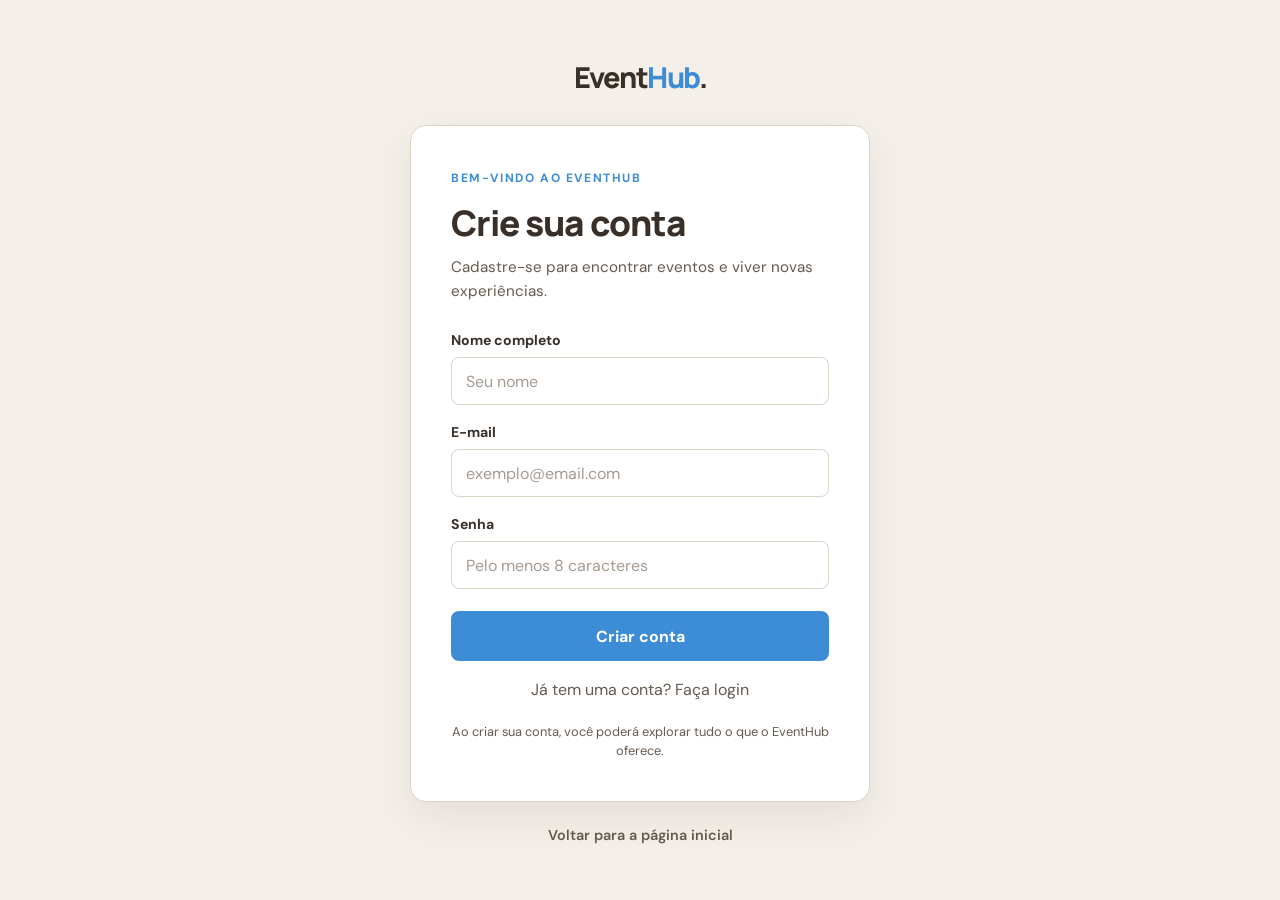
<file: Projeto_(EventHub)/cadastro/cadastrado.html>
<!DOCTYPE html>
<html lang="pt-BR">
    <head>
        <meta charset="UTF-8">
        <meta name="viewport" content="width=device-width, initial-scale=1.0">
        <meta name="description" content="Crie sua conta no EventHub e descubra novas experiências.">

        <title>EventHub | Criar conta</title>

        <link rel="preconnect" href="https://fonts.googleapis.com">
        <link rel="preconnect" href="https://fonts.gstatic.com" crossorigin>
        <link href="https://fonts.googleapis.com/css2?family=DM+Sans:wght@400;500;600;700&family=Manrope:wght@400;500;600;700;800&display=swap" rel="stylesheet">
        <link rel="stylesheet" href="cadastro.css">
    </head>

    <body>
        <main class="registration-page">
            <a href="../index.html" class="logo" aria-label="EventHub, página inicial">
                Event<span>Hub</span>.
            </a>

            <section class="registration-card" aria-labelledby="registration-title">
                <span class="registration-label">BEM-VINDO AO EVENTHUB</span>
                <h1 id="registration-title">Crie sua conta</h1>
                <p class="registration-description">
                    Cadastre-se para encontrar eventos e viver novas experiências.
                </p>

                <form class="registration-form">
                    <div class="form-field">
                        <label for="name">Nome completo</label>
                        <input
                            type="text"
                            id="name"
                            name="name"
                            placeholder="Seu nome"
                            autocomplete="name"
                            required
                        >
                    </div>

                    <div class="form-field">
                        <label for="email">E-mail</label>
                        <input
                            type="email"
                            id="email"
                            name="email"
                            placeholder="exemplo@email.com"
                            autocomplete="email"
                            required
                        >
                    </div>

                    <div class="form-field">
                        <label for="password">Senha</label>
                        <input
                            type="password"
                            id="password"
                            name="password"
                            placeholder="Pelo menos 8 caracteres"
                            autocomplete="new-password"
                            minlength="8"
                            required
                        >
                    </div>

                    <button type="button" class="registration-submit">Criar conta</button>
                    <p class="login-footer">
                        Já tem uma conta? <a href="../login/login.html">Faça login</a>
                    </p>
                </form>

                <p class="registration-footer">
                    Ao criar sua conta, você poderá explorar tudo o que o EventHub oferece.
                </p>
            </section>

            <a href="../index.html" class="back-link">Voltar para a página inicial</a>
        </main>
        <script>
            //Script básico para ter certeza que o user será direcionado para página home.
            const registrationForm = document.querySelector(".registration-form");
            const continueToMainPage = () => {
                if (!registrationForm.reportValidity()) {
                    return;
                }

                window.location.href = new URL("../home/home.html", window.location.href).href;
            };

            document.querySelector(".registration-submit").addEventListener("click", continueToMainPage);
            registrationForm.addEventListener("submit", (event) => {
                event.preventDefault();
                continueToMainPage();
            });
        </script>
    </body>
</html>
</file>
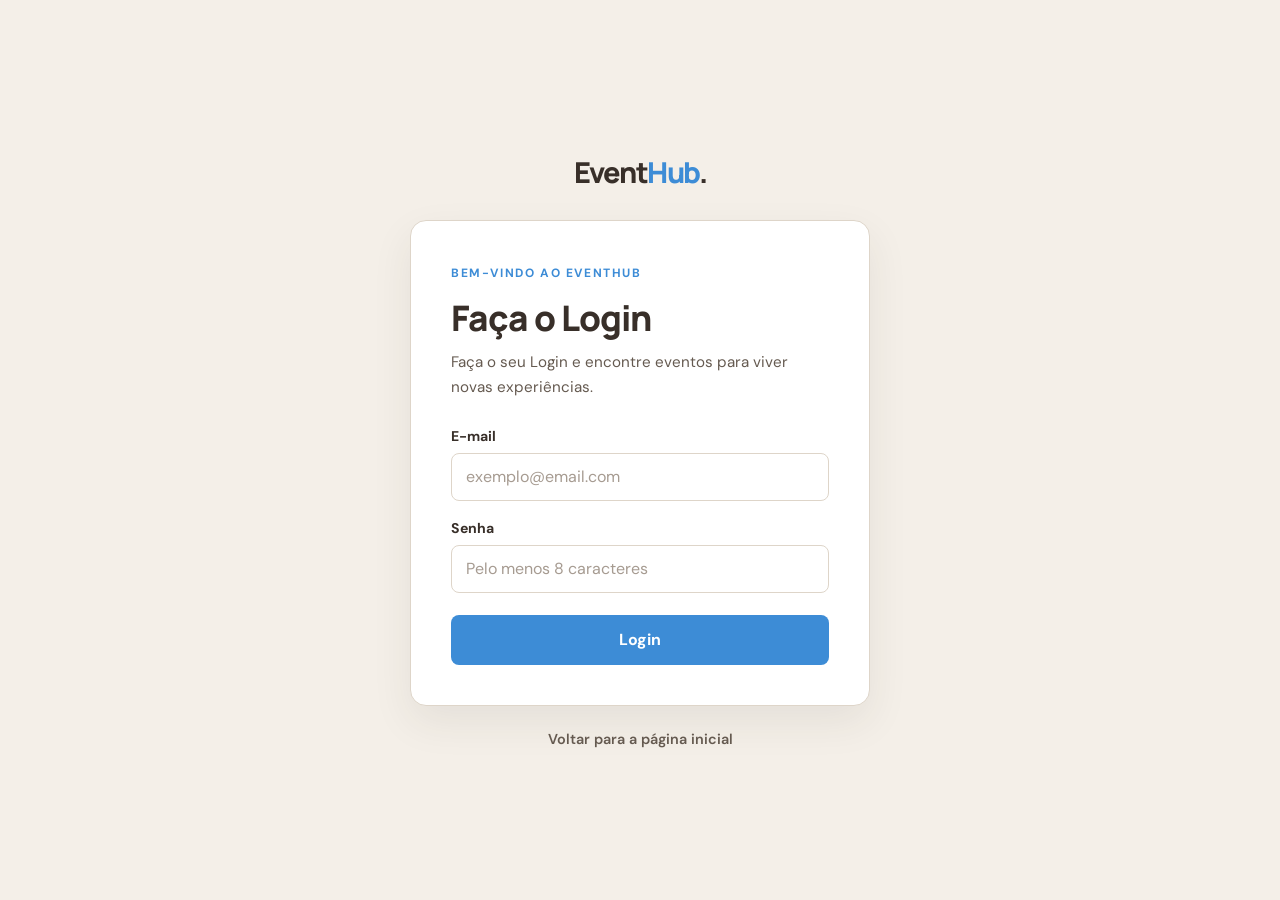
<file: Projeto_(EventHub)/login/login.html>
<!DOCTYPE html>
<html lang="pt-BR">
    <head>
        <meta charset="UTF-8">
        <meta name="viewport" content="width=device-width, initial-scale=1.0">
        <meta name="description" content="Crie sua conta no EventHub e descubra novas experiências.">

        <title>EventHub | Login</title>

        <link rel="preconnect" href="https://fonts.googleapis.com">
        <link rel="preconnect" href="https://fonts.gstatic.com" crossorigin>
        <link href="https://fonts.googleapis.com/css2?family=DM+Sans:wght@400;500;600;700&family=Manrope:wght@400;500;600;700;800&display=swap" rel="stylesheet">
        <link rel="stylesheet" href="login.css">
    </head>

    <body>
        <main class="registration-page">
            <a href="../index.html" class="logo" aria-label="EventHub, página inicial">
                Event<span>Hub</span>.
            </a>

            <section class="registration-card" aria-labelledby="registration-title">
                <span class="registration-label">BEM-VINDO AO EVENTHUB</span>
                <h1 id="registration-title">Faça o Login</h1>
                <p class="registration-description">
                    Faça o seu Login e encontre eventos para viver novas experiências.
                </p>

                <form class="registration-form">
                    <div class="form-field">
                        <label for="email">E-mail</label>
                        <input
                            type="email"
                            id="email"
                            name="email"
                            placeholder="exemplo@email.com"
                            autocomplete="email"
                            required
                        >
                    </div>

                    <div class="form-field">
                        <label for="password">Senha</label>
                        <input
                            type="password"
                            id="password"
                            name="password"
                            placeholder="Pelo menos 8 caracteres"
                            autocomplete="current-password"
                            minlength="8"
                            required
                        >
                    </div>

                    <button type="button" class="registration-submit">Login</button>
                </form>
            </section>

            <a href="../index.html" class="back-link">Voltar para a página inicial</a>
        </main>
        <script>
            //Script básico para ter certeza que o user será direcionado para página home.
            const registrationForm = document.querySelector(".registration-form");
            const continueToMainPage = () => {
                if (!registrationForm.reportValidity()) {
                    return;
                }

                window.location.href = new URL("../home/home.html", window.location.href).href;
            };

            document.querySelector(".registration-submit").addEventListener("click", continueToMainPage);
            registrationForm.addEventListener("submit", (event) => {
                event.preventDefault();
                continueToMainPage();
            });
        </script>
    </body>
</html>
</file>
<file: Projeto_(EventHub)/cadastro/cadastro.css>
:root {
    --color-background: #F4EFE8;
    --color-text: #382f29;
    --color-secondary: #655A50;
    --color-primary: #3d8cd6;
    --color-primary-hover: #4a71da;
    --color-border: #DED5C9;
    --color-white: #FFFFFF;
    --font-heading: 'Manrope', sans-serif;
    --font-body: 'DM Sans', sans-serif;
}

* {
    box-sizing: border-box;
    margin: 0;
    padding: 0;
}

body {
    min-width: 320px;
    min-height: 100vh;
    background-color: var(--color-background);
    color: var(--color-text);
    font-family: var(--font-body);
}

a {
    color: inherit;
    text-decoration: none;
}

button,
input {
    font: inherit;
}

.registration-page {
    display: flex;
    min-height: 100vh;
    flex-direction: column;
    align-items: center;
    justify-content: center;
    padding: 40px 20px;
    cursor: default;
}

.logo {
    margin-bottom: 28px;
    font-family: var(--font-heading);
    font-size: 1.8rem;
    font-weight: 800;
    letter-spacing: -1.5px;
}

.logo span {
    color: var(--color-primary);
}

.registration-card {
    width: min(100%, 460px);
    padding: 40px;
    border: 1px solid var(--color-border);
    border-radius: 16px;
    background-color: var(--color-white);
    box-shadow: 0 16px 40px rgba(56, 47, 41, 0.08);
}

.registration-label {
    display: inline-block;
    margin-bottom: 12px;
    color: var(--color-primary);
    font-size: 0.75rem;
    font-weight: 700;
    letter-spacing: 1.6px;
}

.registration-card h1 {
    margin-bottom: 8px;
    font-family: var(--font-heading);
    font-size: clamp(1.8rem, 5vw, 2.2rem);
    font-weight: 800;
    letter-spacing: -1px;
}

.registration-description {
    margin-bottom: 28px;
    color: var(--color-secondary);
    font-size: 0.95rem;
    line-height: 1.6;
}

.registration-form {
    display: flex;
    flex-direction: column;
    gap: 18px;
}

.form-field {
    display: flex;
    flex-direction: column;
    gap: 8px;
}

.form-field label {
    font-size: 0.88rem;
    font-weight: 700;
}

.form-field input {
    width: 100%;
    min-height: 48px;
    padding: 12px 14px;
    border: 1px solid var(--color-border);
    border-radius: 8px;
    outline: none;
    background-color: var(--color-white);
    color: var(--color-text);
    transition: border-color 0.2s ease, box-shadow 0.2s ease;
}

.form-field input::placeholder {
    color: #A69B91;
}

.form-field input:focus {
    border-color: var(--color-primary);
    box-shadow: 0 0 0 3px rgba(61, 140, 214, 0.15);
}

.registration-form button {
    display: flex;
    min-height: 50px;
    align-items: center;
    justify-content: center;
    margin-top: 4px;
    border: none;
    border-radius: 8px;
    background-color: var(--color-primary);
    color: var(--color-white);
    font-weight: 700;
    cursor: pointer;
    transition: background-color 0.2s ease;
}

.registration-form button:hover {
    background-color: var(--color-primary-hover);
}

.registration-form button:focus-visible,
.back-link:focus-visible,
.logo:focus-visible {
    outline: 3px solid rgba(61, 140, 214, 0.45);
    outline-offset: 3px;
}

.registration-footer {
    margin-top: 22px;
    color: var(--color-secondary);
    font-size: 0.8rem;
    line-height: 1.5;
    text-align: center;
}

.login-footer {
    color: var(--color-secondary);
    text-align: center;
}

.login-footer a:hover {
    color: #4a71da;
    transition: all ease-in 0.2s;
}

.back-link {
    margin-top: 24px;
    color: var(--color-secondary);
    font-size: 0.9rem;
    font-weight: 600;
    transition: color 0.2s ease;
}

.back-link:hover {
    color: var(--color-primary-hover);
}

@media (max-width: 480px) {
    .registration-page {
        padding: 28px 16px;
    }

    .registration-card {
        padding: 28px 22px;
    }
}
</file>
<file: Projeto_(EventHub)/login/login.css>
:root {
    --color-background: #F4EFE8;
    --color-text: #382f29;
    --color-secondary: #655A50;
    --color-primary: #3d8cd6;
    --color-primary-hover: #4a71da;
    --color-border: #DED5C9;
    --color-white: #FFFFFF;
    --font-heading: 'Manrope', sans-serif;
    --font-body: 'DM Sans', sans-serif;
}

* {
    box-sizing: border-box;
    margin: 0;
    padding: 0;
}

body {
    min-width: 320px;
    min-height: 100vh;
    background-color: var(--color-background);
    color: var(--color-text);
    font-family: var(--font-body);
}

a {
    color: inherit;
    text-decoration: none;
}

button,
input {
    font: inherit;
}

.registration-page {
    display: flex;
    min-height: 100vh;
    flex-direction: column;
    align-items: center;
    justify-content: center;
    padding: 40px 20px;
    cursor: default;
}

.logo {
    margin-bottom: 28px;
    font-family: var(--font-heading);
    font-size: 1.8rem;
    font-weight: 800;
    letter-spacing: -1.5px;
}

.logo span {
    color: var(--color-primary);
}

.registration-card {
    width: min(100%, 460px);
    padding: 40px;
    border: 1px solid var(--color-border);
    border-radius: 16px;
    background-color: var(--color-white);
    box-shadow: 0 16px 40px rgba(56, 47, 41, 0.08);
}

.registration-label {
    display: inline-block;
    margin-bottom: 12px;
    color: var(--color-primary);
    font-size: 0.75rem;
    font-weight: 700;
    letter-spacing: 1.6px;
}

.registration-card h1 {
    margin-bottom: 8px;
    font-family: var(--font-heading);
    font-size: clamp(1.8rem, 5vw, 2.2rem);
    font-weight: 800;
    letter-spacing: -1px;
}

.registration-description {
    margin-bottom: 28px;
    color: var(--color-secondary);
    font-size: 0.95rem;
    line-height: 1.6;
}

.registration-form {
    display: flex;
    flex-direction: column;
    gap: 18px;
}

.form-field {
    display: flex;
    flex-direction: column;
    gap: 8px;
}

.form-field label {
    font-size: 0.88rem;
    font-weight: 700;
}

.form-field input {
    width: 100%;
    min-height: 48px;
    padding: 12px 14px;
    border: 1px solid var(--color-border);
    border-radius: 8px;
    outline: none;
    background-color: var(--color-white);
    color: var(--color-text);
    transition: border-color 0.2s ease, box-shadow 0.2s ease;
}

.form-field input::placeholder {
    color: #A69B91;
}

.form-field input:focus {
    border-color: var(--color-primary);
    box-shadow: 0 0 0 3px rgba(61, 140, 214, 0.15);
}

.registration-form button {
    display: flex;
    min-height: 50px;
    align-items: center;
    justify-content: center;
    margin-top: 4px;
    border: none;
    border-radius: 8px;
    background-color: var(--color-primary);
    color: var(--color-white);
    font-weight: 700;
    cursor: pointer;
    transition: background-color 0.2s ease;
}

.registration-form button:hover {
    background-color: var(--color-primary-hover);
}

.registration-form button:focus-visible,
.back-link:focus-visible,
.logo:focus-visible {
    outline: 3px solid rgba(61, 140, 214, 0.45);
    outline-offset: 3px;
}

.registration-footer {
    margin-top: 22px;
    color: var(--color-secondary);
    font-size: 0.8rem;
    line-height: 1.5;
    text-align: center;
}

.login-footer {
    color: var(--color-secondary);
    text-align: center;
}

.login-footer a:hover {
    color: #4a71da;
    transition: all ease-in 0.2s;
}

.back-link {
    margin-top: 24px;
    color: var(--color-secondary);
    font-size: 0.9rem;
    font-weight: 600;
    transition: color 0.2s ease;
}

.back-link:hover {
    color: var(--color-primary-hover);
}

@media (max-width: 480px) {
    .registration-page {
        padding: 28px 16px;
    }

    .registration-card {
        padding: 28px 22px;
    }
}
</file>
